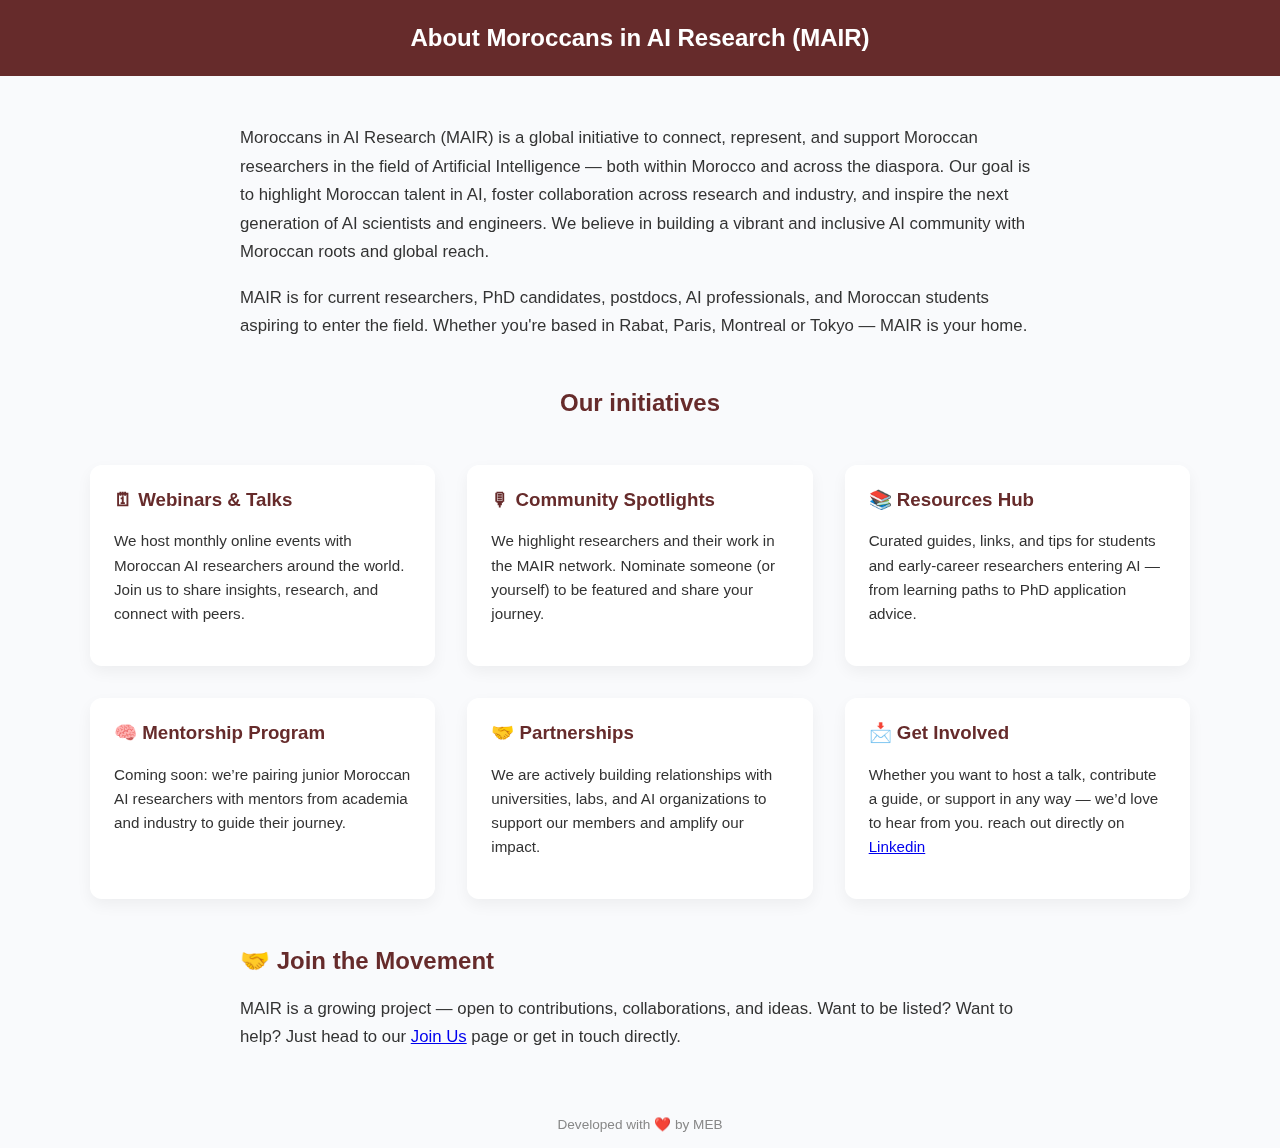
<file: about.html>
<!DOCTYPE html>
<html lang="en">
<head>
  <meta charset="UTF-8" />
  <meta name="viewport" content="width=device-width, initial-scale=1.0"/>
  <title>About – Moroccans in AI</title>
  <style>
    body {
      margin: 0;
      font-family: 'Segoe UI', sans-serif;
      background: #f9fafc;
      color: #333;
    }

    header {
      background: #662b2b;
      color: white;
      padding: 1.5rem;
      text-align: center;
      font-size: 1.5rem;
      font-weight: bold;
    }
    @keyframes fadeInUp {
        from {
          opacity: 0;
          transform: translateY(30px);
        }
        to {
          opacity: 1;
          transform: translateY(0);
        }
      }
      
      .action-card {
        opacity: 0;
        transform: translateY(30px);
        transition: opacity 0.6s ease, transform 0.6s ease;
      }
      
      .action-card.animate {
        opacity: 1;
        transform: translateY(0);
      }
      

    .actions-container {
      max-width: 1100px;
      margin: 3rem auto;
      padding: 0 2rem;
      display: grid;
      grid-template-columns: repeat(auto-fit, minmax(300px, 1fr));
      gap: 2rem;
    }

    .action-card {
      background: white;
      border-radius: 12px;
      padding: 1.5rem;
      box-shadow: 0 6px 15px rgba(0, 0, 0, 0.05);
      transition: transform 0.2s ease;
    }

    .action-card:hover {
      transform: translateY(-5px);
    }

    .action-card h3 {
      color: #662b2b;
      margin-top: 0;
    }

    .action-card p {
      font-size: 0.95rem;
      line-height: 1.6;
    }

    footer {
      text-align: center;
      font-size: 0.85rem;
      color: #888;
      margin: 4rem 0 1rem;
    }
    body::before {
      content: "";
      position: fixed;
      top: 0; left: 0;
      width: 100%;
      height: 100%;
      background-image: url('https://www.transparenttextures.com/patterns/arabesque.png');
      opacity: 0.2;
      z-index: -1;
      background-repeat: repeat;
      background-size: auto;
    }
    
    
    body {
      margin: 0;
      font-family: 'Segoe UI', sans-serif;
      background: #f9fafc;
      color: #333;
    }

    header {
      background: #662b2b;
      color: white;
      padding: 1.5rem;
      text-align: center;
      font-size: 1.5rem;
      font-weight: bold;
    }

    .content {
      max-width: 800px;
      margin: 3rem auto;
      padding: 0 2rem;
    }

    h2 {
      color: #662b2b;
      margin-top: 2rem;
    }

    p {
      line-height: 1.7;
      font-size: 1.05rem;
    }

    footer {
      text-align: center;
      font-size: 0.85rem;
      color: #888;
      margin: 4rem 0 1rem;
    }
  </style>
</head>
<body>

  <header>About Moroccans in AI Research (MAIR)</header>

  <div class="content">
    <p>
      Moroccans in AI Research (MAIR) is a global initiative to connect, represent, and support Moroccan researchers in the field of Artificial Intelligence — both within Morocco and across the diaspora.
      Our goal is to highlight Moroccan talent in AI, foster collaboration across research and industry, and inspire the next generation of AI scientists and engineers. We believe in building a vibrant and inclusive AI community with Moroccan roots and global reach.
    </p>
  
    <p>
      MAIR is for current researchers, PhD candidates, postdocs, AI professionals, and Moroccan students aspiring to enter the field. Whether you're based in Rabat, Paris, Montreal or Tokyo — MAIR is your home.
    </p>
  </div>
  <div class="content">
    <h2 style="text-align: center;"> Our initiatives</h2>
  </div>
  <div class="actions-container">
    <div class="action-card">
      <h3>🗓 Webinars & Talks</h3>
      <p>We host monthly online events with Moroccan AI researchers around the world. Join us to share insights, research, and connect with peers.</p>
    </div>

    <div class="action-card">
      <h3>🎙 Community Spotlights</h3>
      <p>We highlight researchers and their work in the MAIR network. Nominate someone (or yourself) to be featured and share your journey.</p>
    </div>

    <div class="action-card">
      <h3>📚 Resources Hub</h3>
      <p>Curated guides, links, and tips for students and early-career researchers entering AI — from learning paths to PhD application advice.</p>
    </div>

    <div class="action-card">
      <h3>🧠 Mentorship Program</h3>
      <p>Coming soon: we’re pairing junior Moroccan AI researchers with mentors from academia and industry to guide their journey.</p>
    </div>

    <div class="action-card">
      <h3>🤝 Partnerships</h3>
      <p>We are actively building relationships with universities, labs, and AI organizations to support our members and amplify our impact.</p>
    </div>

    <div class="action-card">
      <h3>📩 Get Involved</h3>
      <p>Whether you want to host a talk, contribute a guide, or support in any way — we’d love to hear from you.  reach out directly on <a href="https://www.linkedin.com/company/mair-ai/">Linkedin</a></p>
    </div>
  </div>
  <div class="content">
    <h2>🤝 Join the Movement</h2>
    <p>
    MAIR is a growing project — open to contributions, collaborations, and ideas. Want to be listed? Want to help? Just head to our <a href="join.html">Join Us</a> page or get in touch directly.
     </p>
  </div>
  <script>
    const cards = document.querySelectorAll('.action-card');
  
    const observer = new IntersectionObserver((entries) => {
      entries.forEach(entry => {
        if (entry.isIntersecting) {
          entry.target.classList.add('animate');
          observer.unobserve(entry.target);
        }
      });
    }, {
      threshold: 0.1
    });
  
    cards.forEach(card => {
      observer.observe(card);
    });
  </script>
  <footer>Developed with ❤️ by MEB</footer>
</body>
</html>
</file>
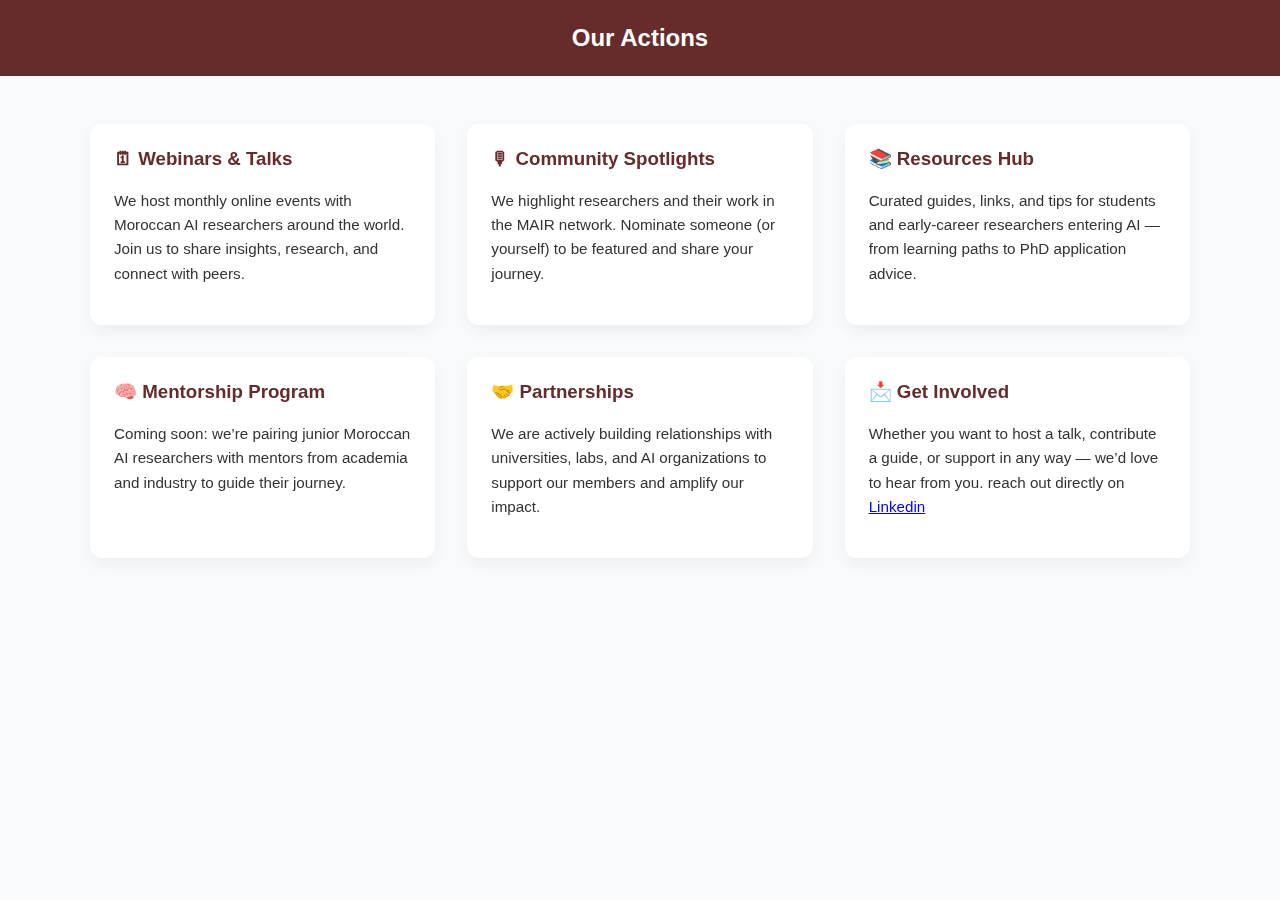
<file: actions.html>
<!DOCTYPE html>
<html lang="en">
<head>
  <meta charset="UTF-8" />
  <meta name="viewport" content="width=device-width, initial-scale=1.0"/>
  <title>Actions – Moroccans in AI</title>
  <style>
    body {
      margin: 0;
      font-family: 'Segoe UI', sans-serif;
      background: #f9fafc;
      color: #333;
    }

    header {
      background: #662b2b;
      color: white;
      padding: 1.5rem;
      text-align: center;
      font-size: 1.5rem;
      font-weight: bold;
    }
    @keyframes fadeInUp {
        from {
          opacity: 0;
          transform: translateY(30px);
        }
        to {
          opacity: 1;
          transform: translateY(0);
        }
      }
      
      .action-card {
        opacity: 0;
        transform: translateY(30px);
        transition: opacity 0.6s ease, transform 0.6s ease;
      }
      
      .action-card.animate {
        opacity: 1;
        transform: translateY(0);
      }
      

    .actions-container {
      max-width: 1100px;
      margin: 3rem auto;
      padding: 0 2rem;
      display: grid;
      grid-template-columns: repeat(auto-fit, minmax(300px, 1fr));
      gap: 2rem;
    }

    .action-card {
      background: white;
      border-radius: 12px;
      padding: 1.5rem;
      box-shadow: 0 6px 15px rgba(0, 0, 0, 0.05);
      transition: transform 0.2s ease;
    }

    .action-card:hover {
      transform: translateY(-5px);
    }

    .action-card h3 {
      color: #662b2b;
      margin-top: 0;
    }

    .action-card p {
      font-size: 0.95rem;
      line-height: 1.6;
    }

    footer {
      text-align: center;
      font-size: 0.85rem;
      color: #888;
      margin: 4rem 0 1rem;
    }
    body::before {
      content: "";
      position: fixed;
      top: 0; left: 0;
      width: 100%;
      height: 100%;
      background-image: url('https://www.transparenttextures.com/patterns/arabesque.png');
      opacity: 0.2;
      z-index: -1;
      background-repeat: repeat;
      background-size: auto;
    }
    
    
  </style>
</head>
<body>

<header>Our Actions</header>

  <div class="actions-container">
    <div class="action-card">
      <h3>🗓 Webinars & Talks</h3>
      <p>We host monthly online events with Moroccan AI researchers around the world. Join us to share insights, research, and connect with peers.</p>
    </div>

    <div class="action-card">
      <h3>🎙 Community Spotlights</h3>
      <p>We highlight researchers and their work in the MAIR network. Nominate someone (or yourself) to be featured and share your journey.</p>
    </div>

    <div class="action-card">
      <h3>📚 Resources Hub</h3>
      <p>Curated guides, links, and tips for students and early-career researchers entering AI — from learning paths to PhD application advice.</p>
    </div>

    <div class="action-card">
      <h3>🧠 Mentorship Program</h3>
      <p>Coming soon: we’re pairing junior Moroccan AI researchers with mentors from academia and industry to guide their journey.</p>
    </div>

    <div class="action-card">
      <h3>🤝 Partnerships</h3>
      <p>We are actively building relationships with universities, labs, and AI organizations to support our members and amplify our impact.</p>
    </div>

    <div class="action-card">
      <h3>📩 Get Involved</h3>
      <p>Whether you want to host a talk, contribute a guide, or support in any way — we’d love to hear from you.  reach out directly on <a href="https://www.linkedin.com/company/mair-ai/">Linkedin</a></p>
    </div>
  </div>

  <script>
    const cards = document.querySelectorAll('.action-card');
  
    const observer = new IntersectionObserver((entries) => {
      entries.forEach(entry => {
        if (entry.isIntersecting) {
          entry.target.classList.add('animate');
          observer.unobserve(entry.target);
        }
      });
    }, {
      threshold: 0.1
    });
  
    cards.forEach(card => {
      observer.observe(card);
    });
  </script>
  
</body>
</html>
</file>
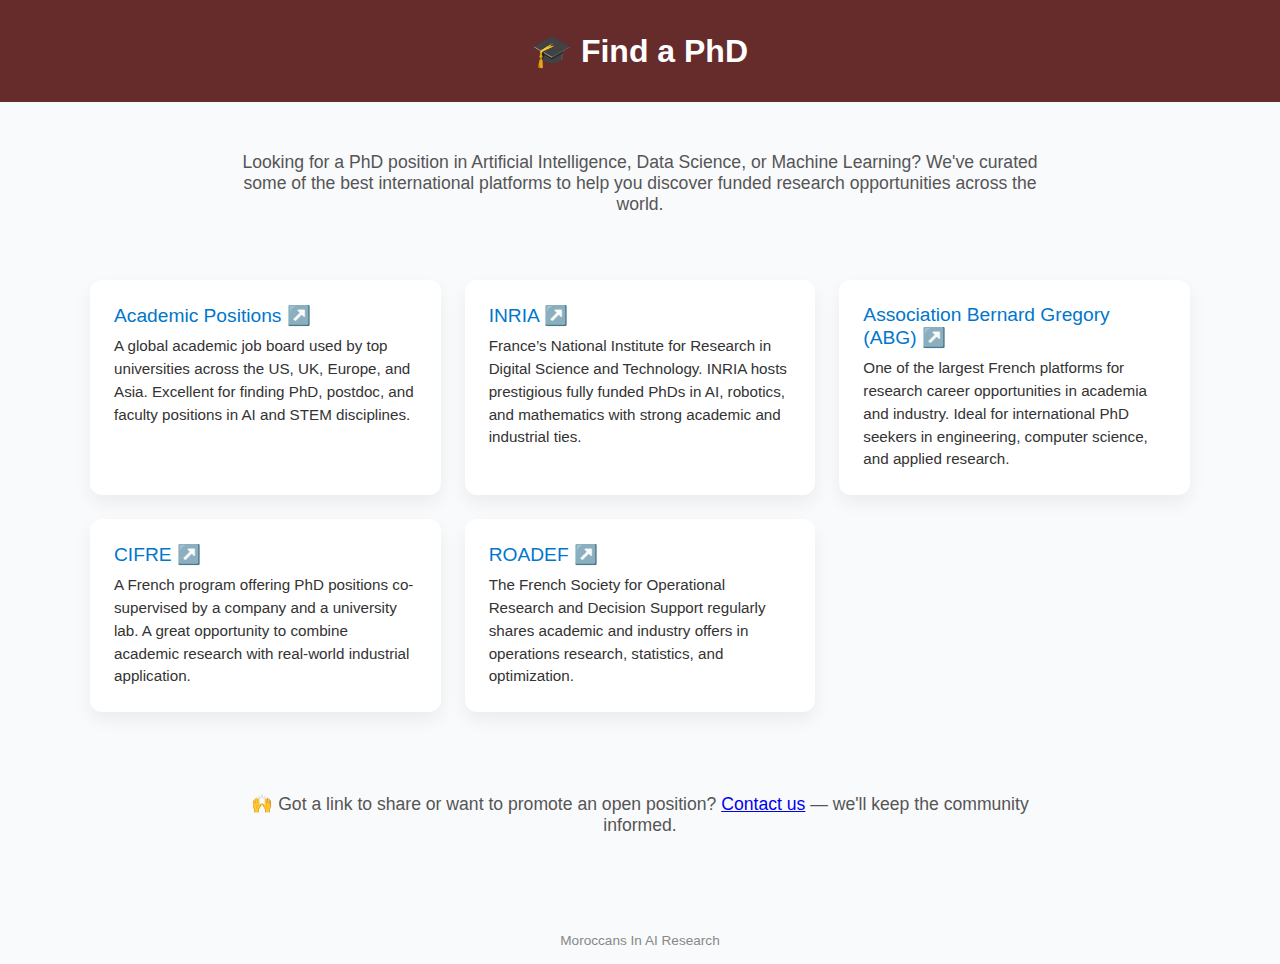
<file: phd.html>
<!DOCTYPE html>
<html lang="en">
<head>
  <meta charset="UTF-8" />
  <meta name="viewport" content="width=device-width, initial-scale=1.0"/>
  <title>Find a PhD – MAIR</title>
  <link rel="stylesheet" href="https://cdnjs.cloudflare.com/ajax/libs/font-awesome/6.5.0/css/all.min.css">
  <style>
    body {
      font-family: 'Segoe UI', sans-serif;
      margin: 0;
      background: #f9fafc;
      color: #333;
    }

    header {
      background: #662b2b;
      color: white;
      padding: 2rem 1rem;
      text-align: center;
    }

    header h1 {
      margin: 0;
      font-size: 2rem;
    }

    .intro {
      text-align: center;
      padding: 2rem 1rem 1rem;
      max-width: 800px;
      margin: auto;
    }

    .intro p {
      font-size: 1.1rem;
      color: #555;
    }

    .grid {
      display: grid;
      grid-template-columns: repeat(auto-fit, minmax(320px, 1fr));
      gap: 1.5rem;
      max-width: 1100px;
      margin: 2rem auto;
      padding: 0 1.5rem;
    }

    .phd-card {
      background: white;
      border-radius: 12px;
      padding: 1.5rem;
      box-shadow: 0 8px 18px rgba(0,0,0,0.06);
      transition: transform 0.2s ease;
    }

    .phd-card:hover {
      transform: translateY(-4px);
    }

    .phd-card h3 {
      margin: 0 0 0.5rem;
      color: #662b2b;
      font-size: 1.2rem;
    }

    .phd-card p {
      font-size: 0.95rem;
      line-height: 1.5;
      margin: 0.5rem 0 0;
    }

    .phd-card a {
      color: #0077cc;
      text-decoration: none;
      font-weight: 500;
    }

    .phd-card a:hover {
      text-decoration: underline;
    }

    footer {
      text-align: center;
      font-size: 0.85rem;
      color: #888;
      margin: 4rem 0 1rem;
    }

    .icon {
      font-size: 1.4rem;
      margin-right: 0.5rem;
      color: #444;
    }
  </style>
</head>
<body>

  <header>
    <h1>🎓 Find a PhD</h1>
  </header>

  <section class="intro">
    <p>Looking for a PhD position in Artificial Intelligence, Data Science, or Machine Learning? We've curated some of the best international platforms to help you discover funded research opportunities across the world.</p>
  </section>

  <section class="grid">
    <div class="phd-card">
      <h3>
        <a href="https://academicpositions.com/find-jobs" target="_blank">
          Academic Positions ↗️
        </a>
      </h3>
      <p>A global academic job board used by top universities across the US, UK, Europe, and Asia. Excellent for finding PhD, postdoc, and faculty positions in AI and STEM disciplines.</p>
    </div>
  
    <div class="phd-card">
      <h3>
        <a href="https://jobs.inria.fr/public/classic/fr/offres" target="_blank">
          INRIA ↗️
        </a>
      </h3>
      <p>France’s National Institute for Research in Digital Science and Technology. INRIA hosts prestigious fully funded PhDs in AI, robotics, and mathematics with strong academic and industrial ties.</p>
    </div>
  
    <div class="phd-card">
      <h3>
        <a href="https://www.abg.asso.fr/fr/candidatOffres" target="_blank">
          Association Bernard Gregory (ABG) ↗️
        </a>
      </h3>
      <p>One of the largest French platforms for research career opportunities in academia and industry. Ideal for international PhD seekers in engineering, computer science, and applied research.</p>
    </div>
  
    <div class="phd-card">
      <h3>
        <a href="https://offres-et-candidatures-cifre.anrt.asso.fr/" target="_blank">
          CIFRE ↗️
        </a>
      </h3>
      <p>A French program offering PhD positions co-supervised by a company and a university lab. A great opportunity to combine academic research with real-world industrial application.</p>
    </div>
  
    <div class="phd-card">
      <h3>
        <a href="https://roadef.org/app/posts?activeTab=Emplois" target="_blank">
          ROADEF ↗️
        </a>
      </h3>
      <p>The French Society for Operational Research and Decision Support regularly shares academic and industry offers in operations research, statistics, and optimization.</p>
    </div>
  </section>
  

  <section class="intro">
    <p>🙌 Got a link to share or want to promote an open position? <a href="mailto:elbahamohamed@gmail.com">Contact us</a> — we'll keep the community informed.</p>
  </section>

  <footer>Moroccans In AI Research</footer>
</body>
</html>
</file>
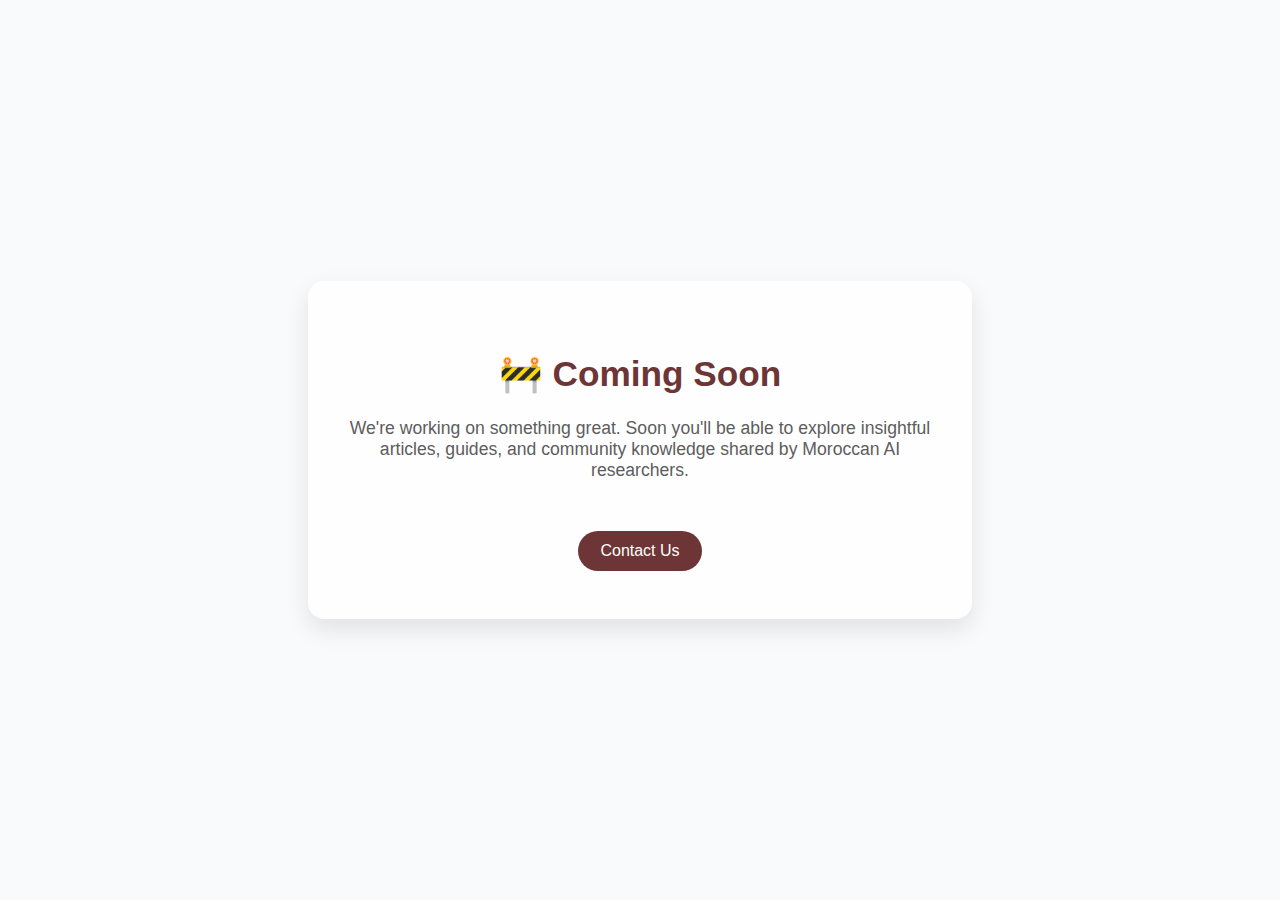
<file: resources.html>
<!DOCTYPE html>
<html lang="en">
<head>
  <meta charset="UTF-8" />
  <meta name="viewport" content="width=device-width, initial-scale=1.0"/>
  <title>Coming Soon </title>
  <style>
    body {
      margin: 0;
      font-family: 'Segoe UI', sans-serif;
      background: #f9fafc;
      color: #333;
      height: 100vh;
      display: flex;
      align-items: center;
      justify-content: center;
      text-align: center;
      background-image: url('https://www.transparenttextures.com/patterns/arabesque.png');
      background-repeat: repeat;
      opacity: 0.95;
    }

    .coming-box {
      background: white;
      padding: 3rem 2rem;
      border-radius: 16px;
      box-shadow: 0 10px 25px rgba(0,0,0,0.1);
      max-width: 600px;
      width: 90%;
    }

    h1 {
      font-size: 2.2rem;
      color: #662b2b;
    }

    p {
      font-size: 1.1rem;
      color: #555;
      margin-top: 1rem;
    }

    .email-link {
      margin-top: 2rem;
      display: inline-block;
      text-decoration: none;
      padding: 0.7rem 1.4rem;
      background: #662b2b;
      color: white;
      border-radius: 30px;
      font-weight: 500;
    }

    .email-link:hover {
      background: #4e1e1e;
    }
  </style>
</head>
<body>
  <div class="coming-box">
    <h1>🚧 Coming Soon</h1>
    <p>We're working on something great. Soon you'll be able to explore insightful articles, guides, and community knowledge shared by Moroccan AI researchers.</p>
    <a href="mailto:elbahamohamed@gmail.com" class="email-link">Contact Us</a>
  </div>
</body>
</html>
</file>
